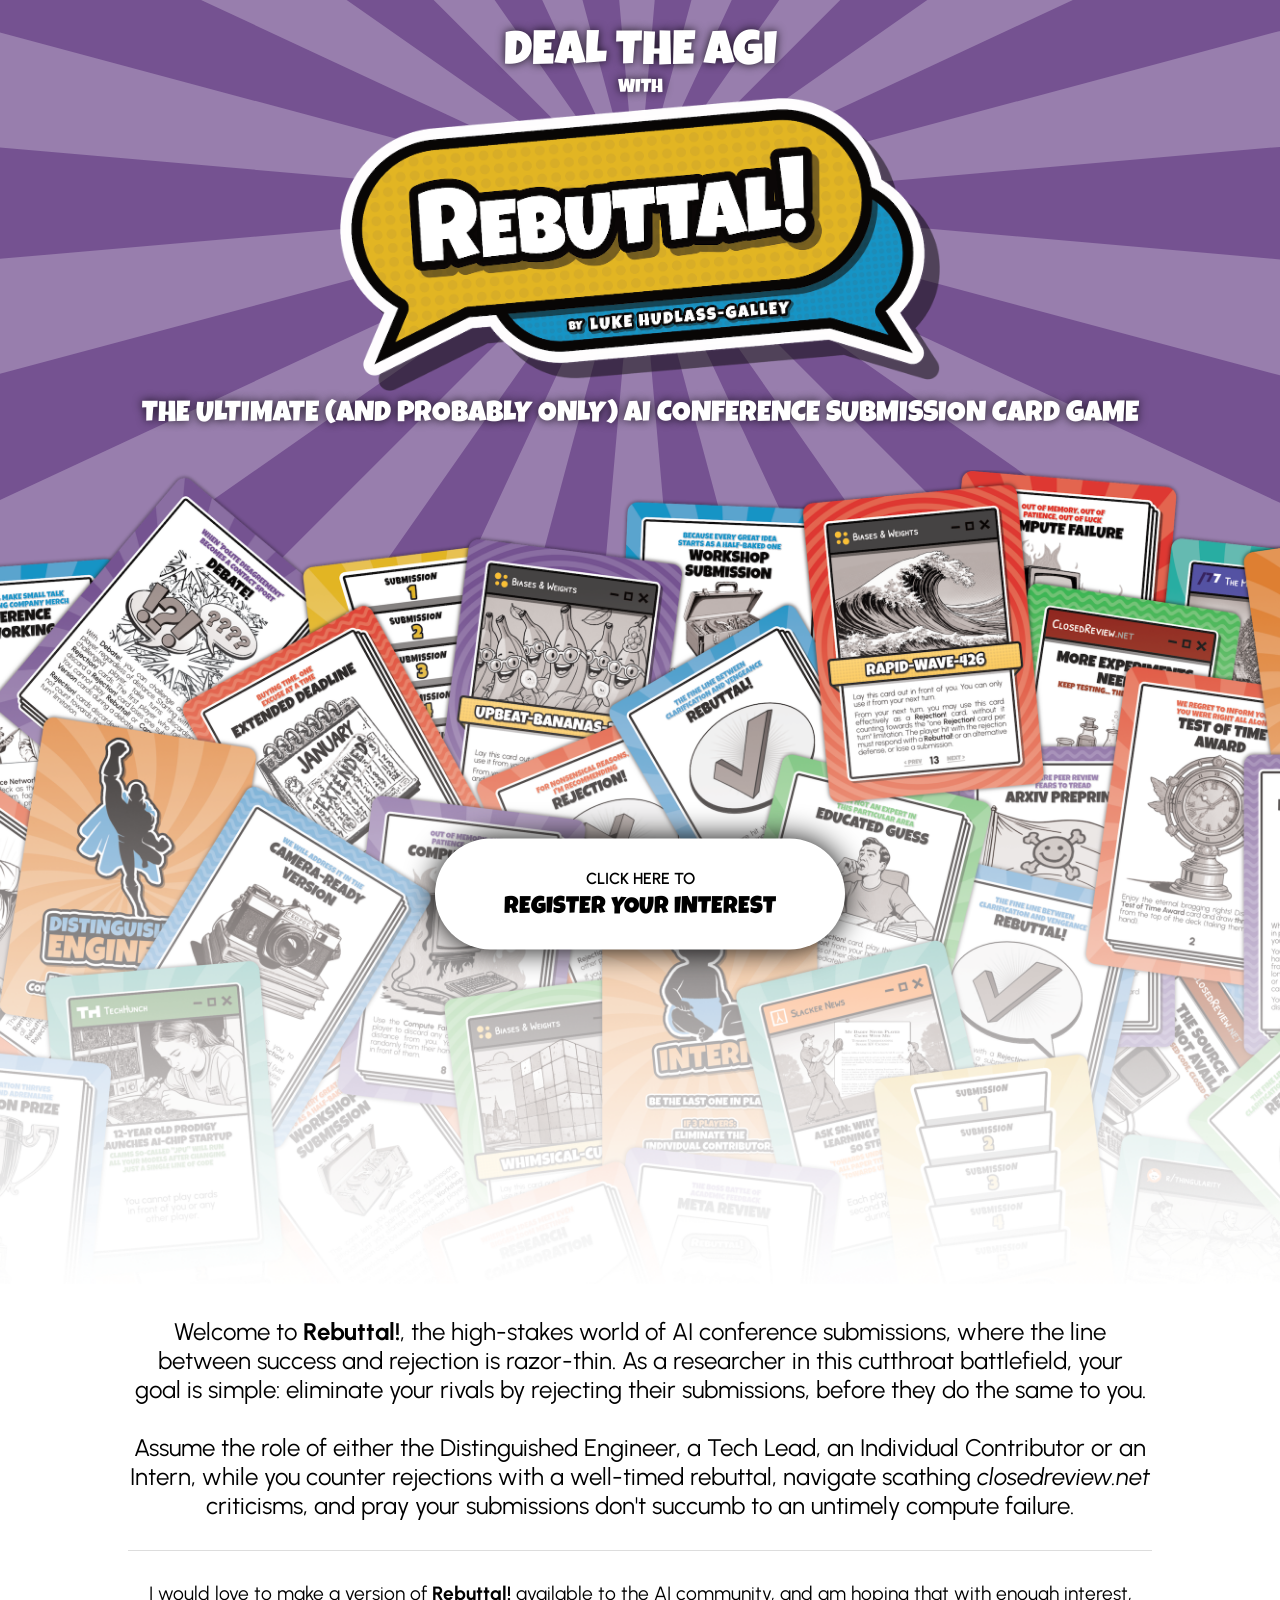
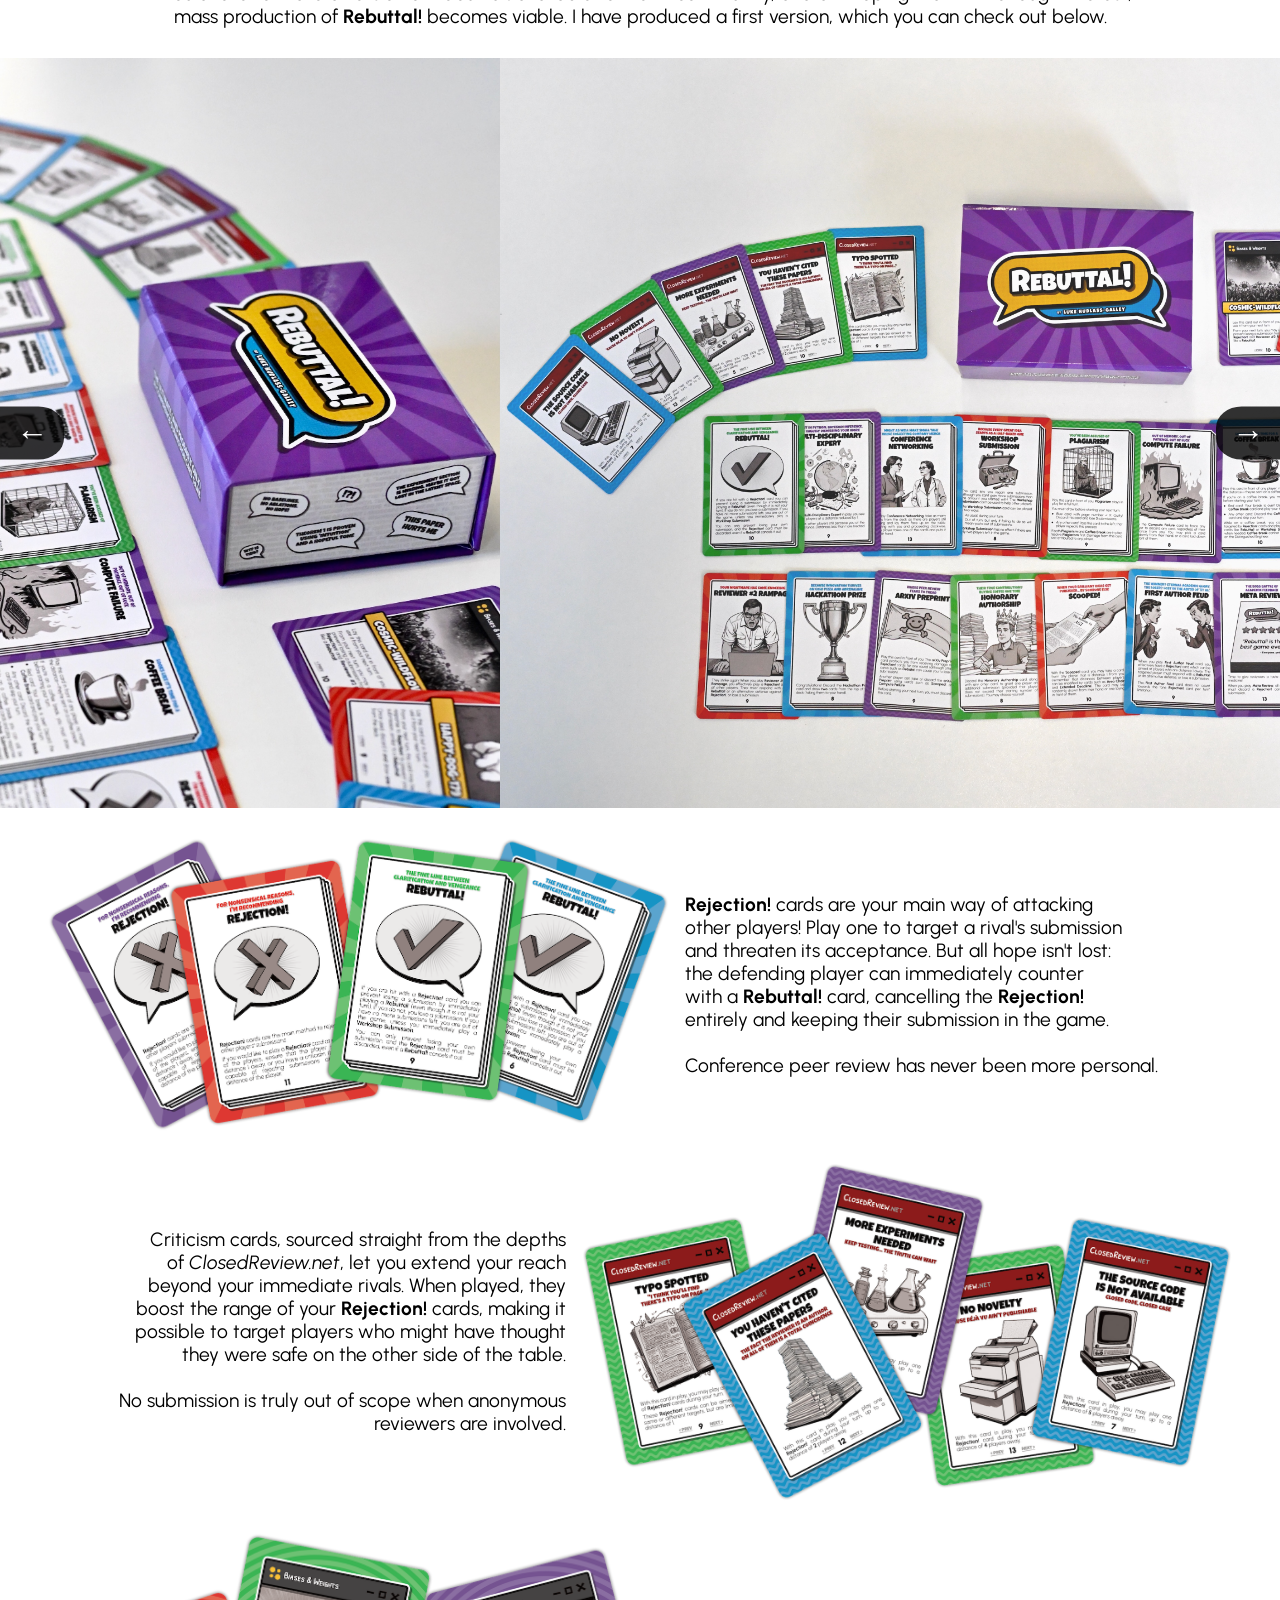
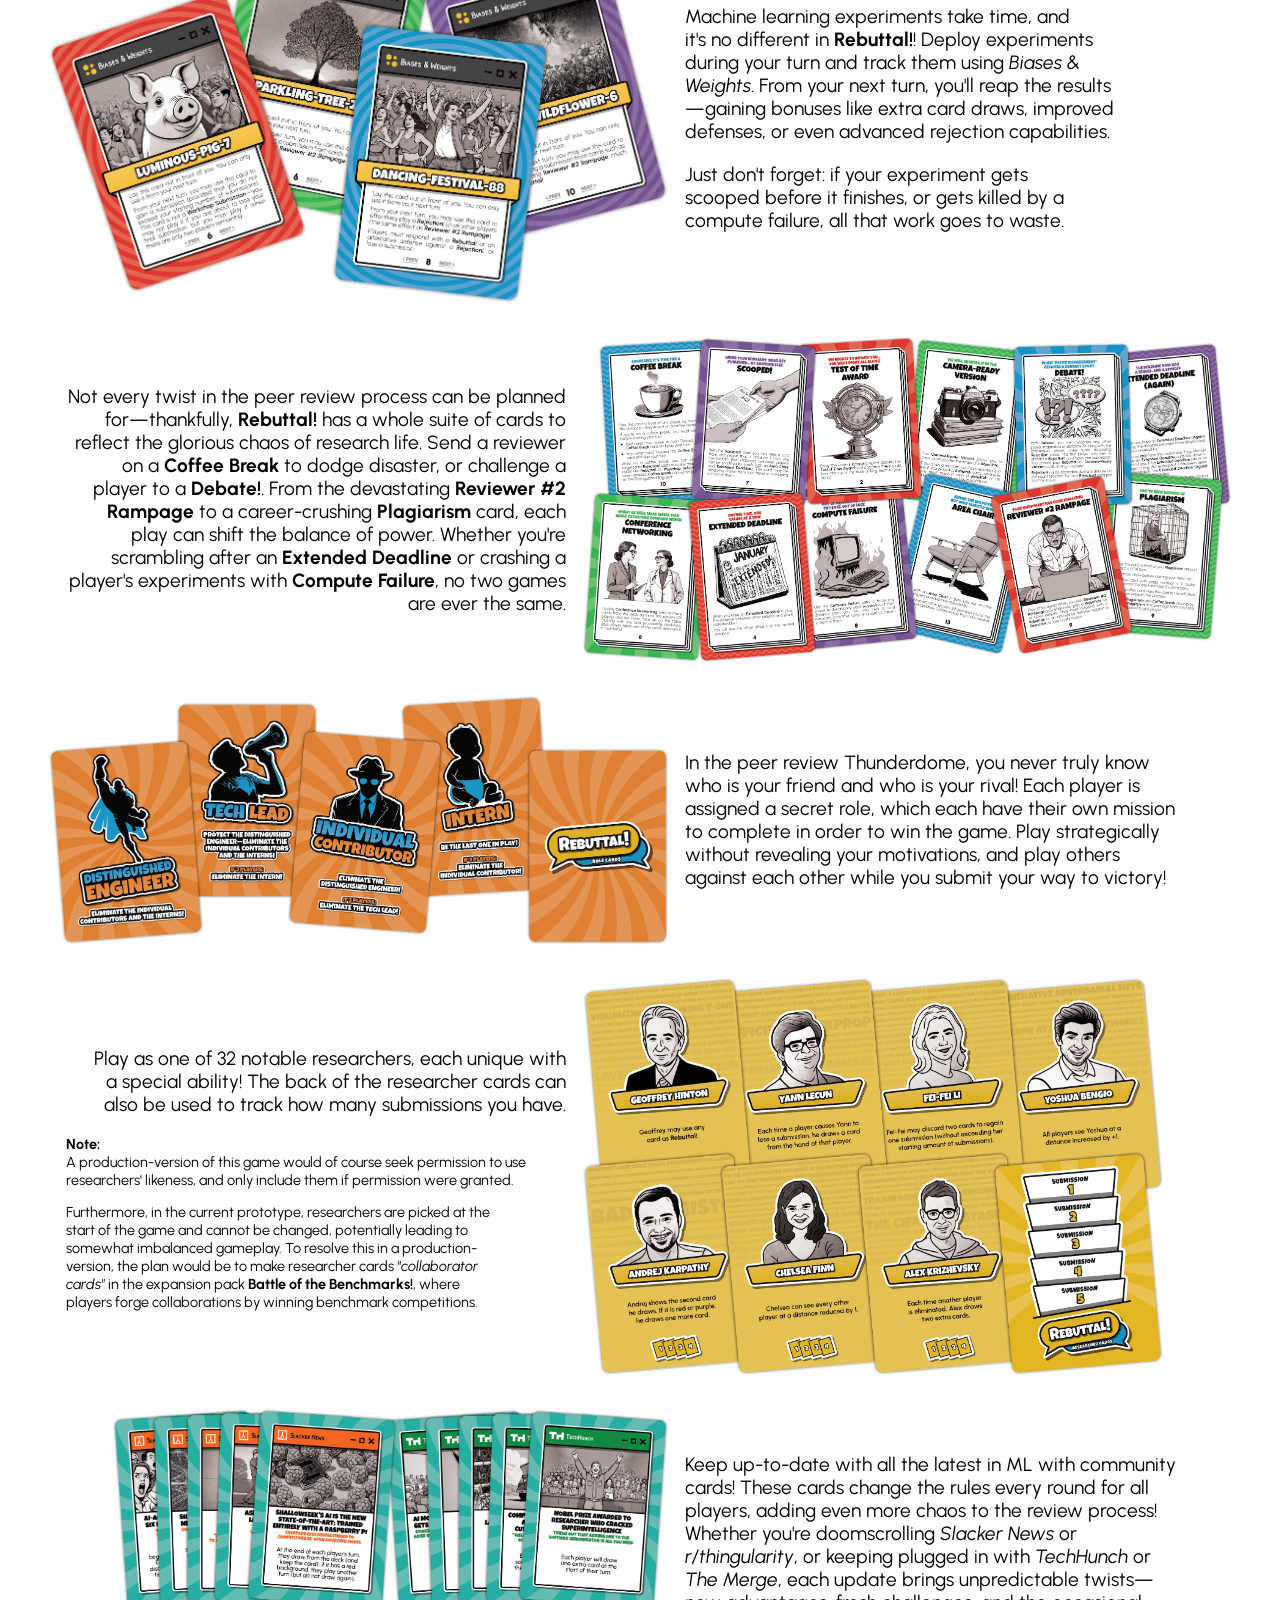
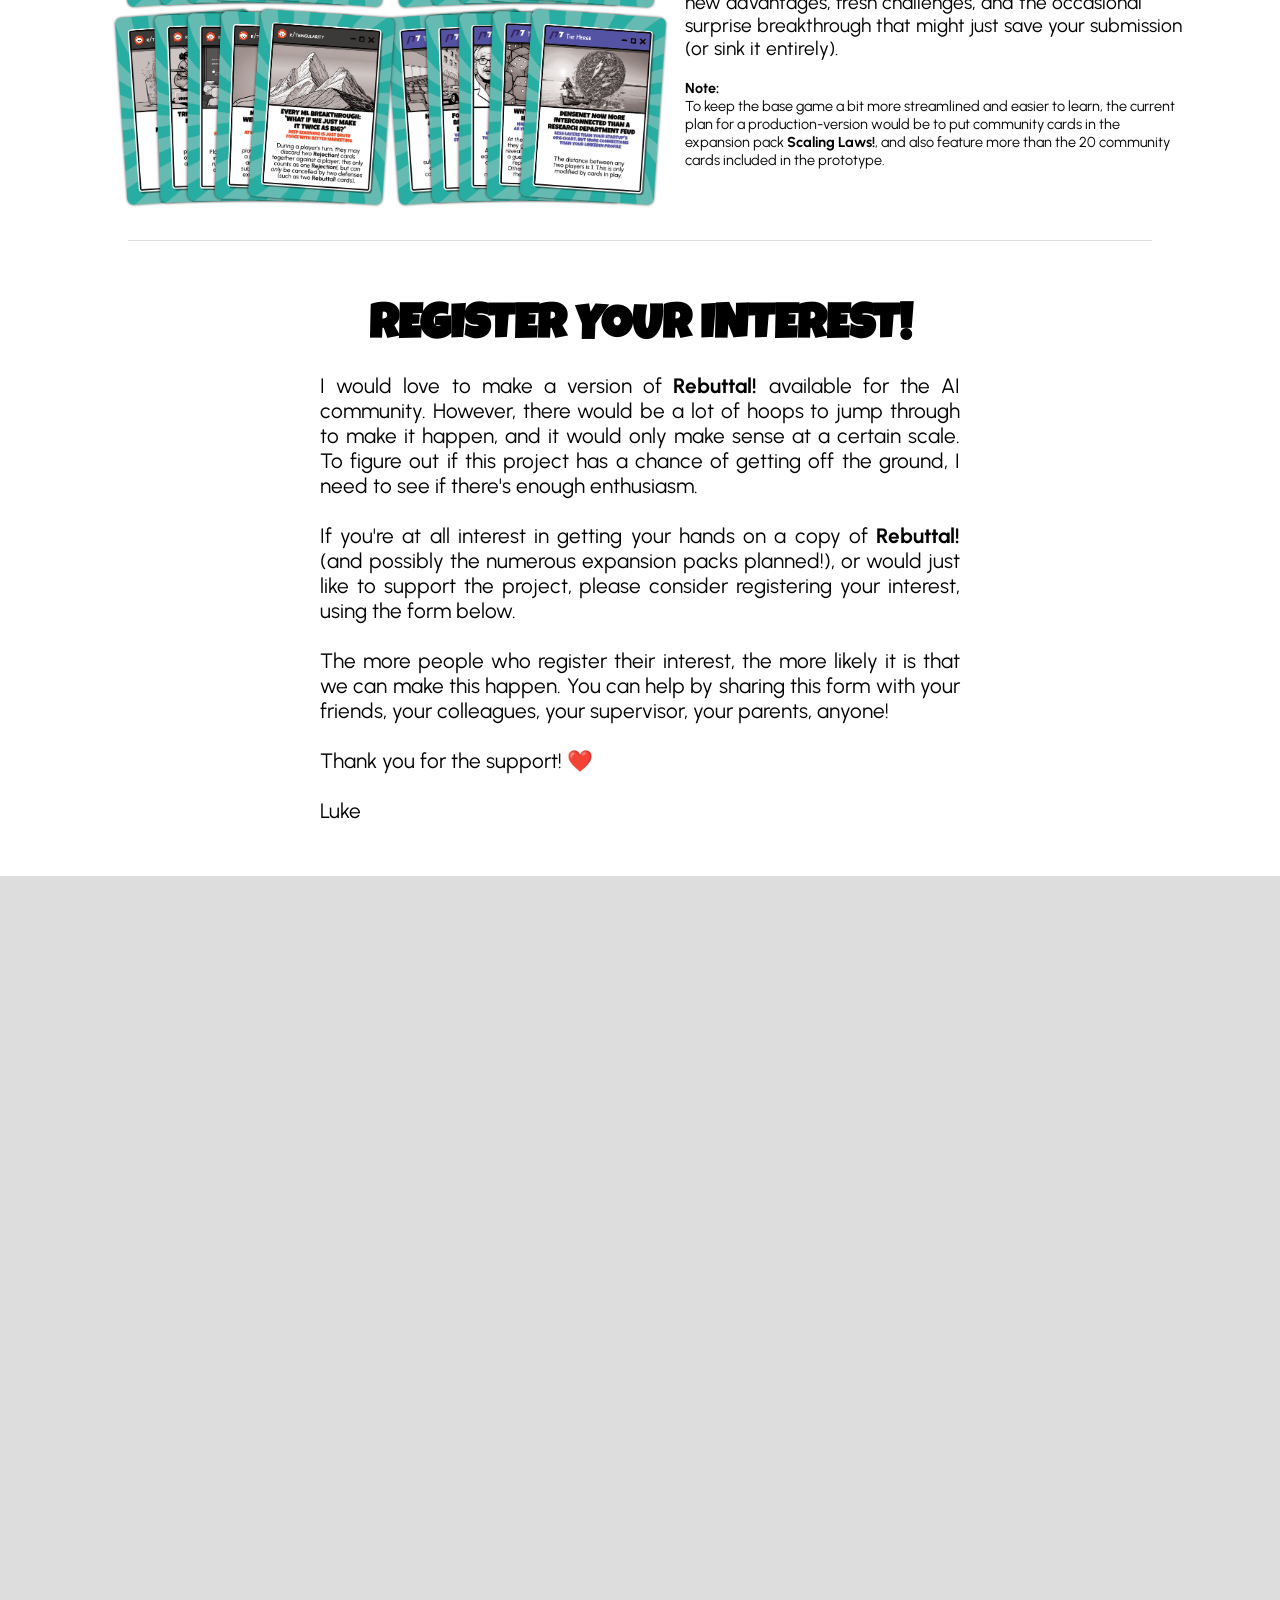
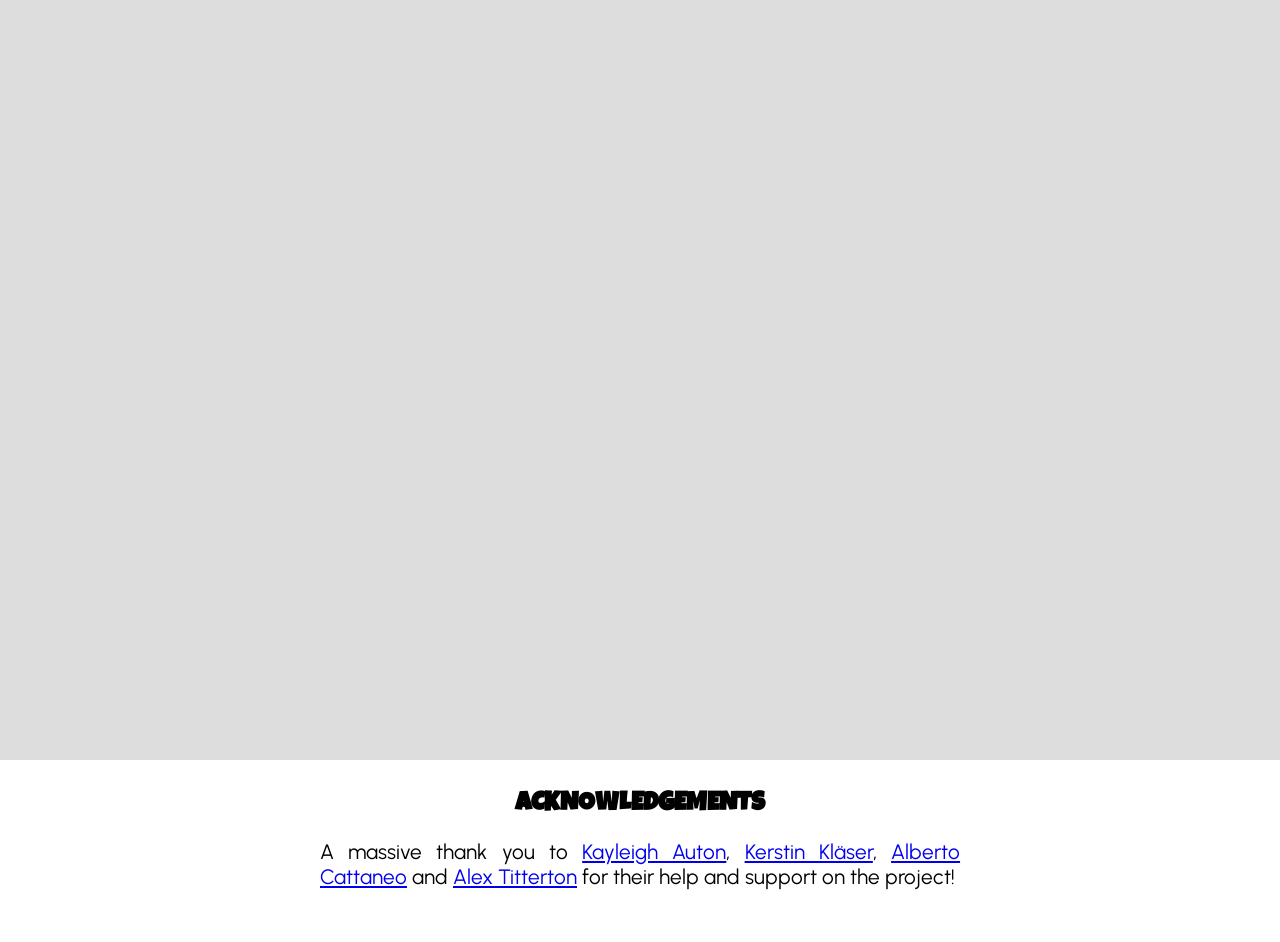
<file: index.html>
<!DOCTYPE html>
<html lang="en">
<head>
    <meta charset="UTF-8">
    <meta name="viewport" content="width=device-width, initial-scale=1">
    <title>Rebuttal! The AI Conference Submission Card Game</title>
    <!-- <link href="https://fonts.googleapis.com/css2?family=Luckiest+Guy&family=Urbanist:wght@400;700&display=swap" rel="stylesheet"> -->
    <link rel="icon" type="image/x-icon" href="assets/images/favicon-192x192.png">
    <link rel="preconnect" href="https://fonts.googleapis.com">
    <link rel="preconnect" href="https://fonts.gstatic.com" crossorigin>
    <link href="https://fonts.googleapis.com/css2?family=Luckiest+Guy&family=Urbanist:ital,wght@0,100..900;1,100..900&display=swap" rel="stylesheet">
    <link rel="stylesheet" href="assets/css/styles.css">
</head>
<body>

    <div class="logo-container">
        <div class="background-pattern">
            <div class="header-text-upper">
                DEAL THE AGI
                <div class="header-text-with">
                    WITH
                </div>
            </div>
            <img
                src="assets/images/rebuttal-logo.png"
                alt="Site Logo"
                class="logo"
            >
            <div class="header-text-lower">
                THE ULTIMATE (AND PROBABLY ONLY) AI
                CONFERENCE SUBMISSION CARD GAME
            </div>
        </div>

        <div class="register-interest-container">
            <img
                src="assets/images/thrown-cards-banner.png"
                alt="Thrown cards"
                class="cards-banner"
            >
            <a href="#register-your-interest" class="register-interest-link">
                <div class="register-interest-link-subtext">
                    CLICK HERE TO
                </div>
                REGISTER YOUR INTEREST
            </a>
        </div>
    </div>

    <p class="rebuttal-summary-text">
        Welcome to <b>Rebuttal!</b>, the high-stakes world
        of AI conference submissions, where the line between
        success and rejection is razor-thin. As a researcher
        in this cutthroat battlefield, your goal is simple:
        eliminate your rivals by rejecting their submissions,
        before they do the same to you.<br/><br/>
    </p>
    <p class="rebuttal-summary-text">
        Assume the role of either the Distinguished Engineer,
        a Tech Lead, an Individual Contributor or an Intern,
        while you  counter rejections with a well-timed
        rebuttal, navigate scathing <i>closedreview.net</i>
        criticisms, and pray your submissions don't succumb
        to an untimely compute failure.
    </p>
    <hr/>
    <div class="normal-text">
        I would love to make a version of <b>Rebuttal!</b>
        available to the AI community, and am hoping that
        with enough interest, mass production of <b>Rebuttal!</b>
        becomes viable. I have produced a first version, 
        which you can check out below.
    </div>

    <div class="gallery-wrapper">
        <button class="arrow left" onclick="scrollGallery(-1)">&#8592;</button>
        <div class="gallery" id="gallery">
            <img src="assets/images/gallery/1.jpeg" alt="1">
            <img src="assets/images/gallery/2.jpeg" alt="2">
            <img src="assets/images/gallery/3.jpeg" alt="3">
            <img src="assets/images/gallery/4.jpeg" alt="4">
            <img src="assets/images/gallery/5.jpeg" alt="5">
            <img src="assets/images/gallery/6.jpeg" alt="6">
            <img src="assets/images/gallery/7.jpeg" alt="7">
            <img src="assets/images/gallery/8.jpeg" alt="8">
        </div>
        <button class="arrow right" onclick="scrollGallery(1)">&#8594;</button>
    </div>

    <div class="card-list">
        <div class="card-container-left">
            <div class="card-image-wrapper-left">
                <img 
                    src="assets/images/cards/rejection-rebuttal.png"
                    alt="Rejection! and Rebuttal! cards"
                />
            </div>
            <div class="card-text-wrapper-left">
                <div class="card-text-content-left">
                    <p>
                        <b>Rejection!</b> cards are your main way of attacking
                        other players! Play one to target a rival's submission
                        and threaten its acceptance. But all hope isn't lost:
                        the defending player can immediately counter with a
                        <b>Rebuttal!</b> card, cancelling the <b>Rejection!</b>
                        entirely and keeping their submission in the game.<br><br>
                        Conference peer review has never been more personal.
                    </p>
                </div>
            </div>
        </div>

        <div class="card-container-right">
            <div class="card-text-wrapper-right">
                <div class="card-text-content-right">
                    <p>
                        Criticism cards, sourced straight from the depths of
                        <i>ClosedReview.net</i>, let you extend your reach 
                        beyond your immediate rivals. When played, they 
                        boost the range of your <b>Rejection!</b> cards,
                        making it possible to target players who might have
                        thought they were safe on the other side of the
                        table. <br><br>No submission is truly out of scope
                        when anonymous reviewers are involved.
                    </p>
                </div>
            </div>
            <div class="card-image-wrapper-right">
                <img 
                    src="assets/images/cards/criticism-cards.png"
                    alt="Criticism cards"
                />
            </div>
        </div>

        <div class="card-container-left">
            <div class="card-image-wrapper-left">
                <img 
                    src="assets/images/cards/biases-and-weights-cards.png"
                    alt="Biases and Weights cards"
                />
            </div>
            <div class="card-text-wrapper-left">
                <div class="card-text-content-left">
                    <p>
                        Machine learning experiments take time, and it's no
                        different in <b>Rebuttal!</b>! Deploy experiments during
                        your turn and track them using <i>Biases & Weights</i>. From
                        your next turn, you'll reap the results—gaining bonuses like
                        extra card draws, improved defenses, or even advanced rejection
                        capabilities.
                    </p>
                    <p></p>
                        Just don't forget: if your experiment gets scooped before
                        it finishes, or gets killed by a compute failure, all that
                        work goes to waste.
                    </p>
                </div>
            </div>
        </div>

        <div class="card-container-right">
            <div class="card-text-wrapper-right">
                <div class="card-text-content-right">
                    <p>
                        Not every twist in the peer review process can be planned
                        for—thankfully, <b>Rebuttal!</b> has a whole suite of cards to
                        reflect the glorious chaos of research life. Send a reviewer
                        on a <b>Coffee Break</b> to dodge disaster, or challenge a
                        player to a <b>Debate!</b>. From the devastating <b>Reviewer 
                        #2 Rampage</b> to a career-crushing <b>Plagiarism</b> card,
                        each play can shift the balance of power. Whether you're
                        scrambling after an <b>Extended Deadline</b> or crashing
                        a player's experiments with <b>Compute Failure</b>, no two
                        games are ever the same.
                    </p>
                </div>
            </div>
            <div class="card-image-wrapper-right">
                <img 
                    src="assets/images/cards/playing-cards.png"
                    alt="Criticism cards"
                />
            </div>
        </div>

        <div class="card-container-left">
            <div class="card-image-wrapper-left">
                <img 
                    src="assets/images/cards/role-cards.png"
                    alt="Role cards"
                />
            </div>
            <div class="card-text-wrapper-left">
                <div class="card-text-content-left">
                    <p>
                        In the peer review Thunderdome, you never truly know
                        who is your friend and who is your rival! Each player
                        is assigned a secret role, which each have their own
                        mission to complete in order to win the game. Play
                        strategically without revealing your motivations, and
                        play others against each other while you submit your
                        way to victory!
                    </p>
                </div>
            </div>
        </div>

        <div class="card-container-right">
            <div class="card-text-wrapper-right">
                <div class="card-text-content-right">
                    <p>
                        Play as one of 32 notable researchers, each unique
                        with a special ability! The back of the researcher
                        cards can also be used to track how many submissions
                        you have.
                    </p>

                    <p class="card-note">
                        <b>Note:</b><br>
                        A production-version of this game would of course
                        seek permission to use researchers' likeness, and only include them if permission were granted. 
                    </p>
                    <p class="card-note">
                        Furthermore, in the current prototype,
                        researchers are picked at the start of the game and
                        cannot be changed, potentially leading to somewhat imbalanced
                        gameplay. To resolve this in a production-version, the
                        plan would be to make researcher cards <i>"collaborator cards"</i>
                        in the expansion pack <b>Battle of the Benchmarks!</b>,
                        where players forge collaborations by winning benchmark
                        competitions.
                    </p>
                </div>
            </div>
            <div class="card-image-wrapper-right">
                <img 
                    src="assets/images/cards/researcher-cards.png"
                    alt="Researcher cards"
                />
            </div>
        </div>


        <div class="card-container-left">
            <div class="card-image-wrapper-left">
                <img 
                    src="assets/images/cards/community-cards.png"
                    alt="Community cards"
                />
            </div>
            <div class="card-text-wrapper-left">
                <div class="card-text-content-left">
                    <p>
                        Keep up-to-date with all the latest in ML with
                        community cards! These cards change the rules
                        every round for all players, adding even more
                        chaos to the review process! Whether you're
                        doomscrolling <i>Slacker News</i> or
                        <i>r/thingularity</i>, or keeping plugged in with
                        <i>TechHunch</i> or <i>The Merge</i>, each
                        update brings unpredictable twists—new advantages,
                        fresh challenges, and the occasional surprise
                        breakthrough that might just save your submission
                        (or sink it entirely).
                    </p>

                    <p class="card-note">
                        <b>Note:</b><br>
                        To keep the base game a bit more streamlined and
                        easier to learn, the current plan for a
                        production-version would be to put community cards
                        in the expansion pack <b>Scaling Laws!</b>, and also
                        feature more than the 20 community cards included in
                        the prototype.
                    </p>
                </div>
            </div>
        </div>

    </div>

    <hr>
    <h3 id="register-your-interest">REGISTER YOUR INTEREST!</h3>
    <div class="register-interest-body-container ">
        <p class="register-interest-body">
            I would love to make a version of <b>Rebuttal!</b>
            available for the AI community. However, there would be
            a lot of hoops to jump through to make it happen, and it
            would only make sense at a certain scale. To figure out
            if this project has a chance of getting off the ground,
            I need to see if there's enough enthusiasm.<br><br>
            If you're at all interest in getting your
            hands on a copy of <b>Rebuttal!</b> (and possibly the
            numerous expansion packs planned!), or would just like
            to support the project, please consider registering your
            interest, using the form below.<br><br>
            The more people who register their interest, the more
            likely it is that we can make this happen. You can help
            by sharing this form with your friends, your colleagues,
            your supervisor, your parents, anyone!<br><br>
            Thank you for the support! ❤️<br><br>
            Luke<br>
        </p>
    </div>

    <div class="form-container">
        <div class="form-subcontainer">
            <iframe
                src="https://docs.google.com/forms/d/e/1FAIpQLSfgarsmwuo5mhJZkKTXcTd6zVa_wWyo6cHK6t4rBRIG-7jOFg/viewform?embedded=true" 
                width="100%" 
                height="1430"
                frameborder="10"
                marginheight="0"
                marginwidth="0"
            ></iframe>
        </div>
    </div>

    <h4>ACKNOWLEDGEMENTS</h3>
    <div class="register-interest-body-container ">
        <p class="register-interest-body">
            A massive thank you to
            <a href="https://www.linkedin.com/in/kayauton/">Kayleigh Auton</a>,
            <a href="https://www.linkedin.com/in/kerstin-klaeser-phd/">Kerstin Kläser</a>,
            <a href="https://www.linkedin.com/in/albertocattaneo91/">Alberto Cattaneo</a> and
            <a href="https://www.linkedin.com/in/alexandertitterton/">Alex Titterton</a>
            for their help and support on the project!
        </p>
    </div>

    <script>
        function scrollGallery(direction) {
            const gallery = document.getElementById('gallery');
            const scrollAmount = gallery.clientWidth;
            gallery.scrollBy({ left: direction * scrollAmount, behavior: 'smooth' });
        }
    </script>
</body>
</html>
</file>
<file: assets/css/styles.css>
@import url(http://fonts.googleapis.com/css?family=Open+Sans+Condensed:300);

html {
    scroll-behavior: smooth;
}
  
body {
    font-family: 'Urbanist', sans-serif;
    margin: 0;
    text-align: center;
}

.logo-container {
    background-color: #755291;
    display: flex;
    flex-direction: column;
    /* justify-content: center; */
    /* align-items: center; */
    width: 100%;
    text-align: center;
}

.background-pattern {
    /* height: 150%; */
    /* height: 500px; */
    width: 100%;
    /* position: absolute; */
    /* transform: translate(0, -160px); */
    z-index: 0;
    background-image: url('../svg/sunburst-pattern.svg');
    background-size: 5000%;
    background-repeat: no-repeat;
    /* background-position: center 20%; */
    background-position: 50% calc(50% - 100px);
}

.header-text-upper {
    color: #fff;
    font-family: 'Luckiest Guy', sans-serif;
    /* font-weight: bold; */
    font-size: 3rem;
    padding: 10px 0 0 0;
    margin-top: 20px;
    text-shadow: 0 0 10px #000000cf;
}
.header-text-with {
    font-size: 1.2rem;
}
.header-text-lower {
    color: #fff;
    font-family: 'Luckiest Guy', sans-serif;
    font-size: 1.8rem;
    padding: 10px 0 20px 0;
    margin: 0 50px 170px 50px;
    text-shadow: 0 0 10px #000000cf;
    text-wrap: balance;
}

.logo {
    width: 90%;
    max-width: 600px;
    height: auto;
    /* margin: 20px 0; */
    display: block;
    margin-left: auto;
    margin-right: auto;
    overflow: hidden;
    justify-content: center;
    align-items: center;
    z-index: 2;
}

.register-interest-container {
    position: relative;
    width: 100%;
    margin-top: -150px;
    overflow: hidden;
    display: inline-block;
    display: flex;
    flex-direction: column;
    justify-content: center;
    align-items: center;
    text-align: center;
}

.cards-banner {
    display: block;
    width: 100%;
    min-width: 2000px;
    margin: 0 0 -10px 0;
    padding: 0;
    min-height: 20%;
}

.register-interest-link {
    position: absolute;
    top: 50%;
    left: 50%;
    transform: translate(-50%, -50%);
    color: #000;
    font-size: 1.5rem;
    text-decoration: none;
    background-color: #fff;
    padding: 30px;
    min-width: 350px;
    justify-content: center;
    align-items: center;
    border-radius: 100px;
    font-family: 'Luckiest Guy', sans-serif;
    box-shadow: 0 0 30px #000000;
  }
  .register-interest-link-subtext {
    font-family: 'Urbanist', sans-serif;
    font-size: 1rem;
    margin-bottom: 0.5em;
    font-weight: 600;
  }

  .register-interest-link:hover {
    background-color: #efefef;
    /* color: #e2b523; */
    color: #222222;
  }
  .register-interest-link-subtext:hover {
    /* color: #e2b523; */
    color: #222222;
  }


  .form-container {
    width: 100%;
    /* background-color: red; */
    /* max-width: 400px; */
    justify-content: center;
    align-items: center;
    background-color: #ddd;
  }
  .form-subcontainer {
    /* max-width: 400px; */
    width: 100%;
    /* height: 1000px; */
    /* background-color: green; */
    justify-content: center;
    align-items: center;
    margin-left: auto;
    margin-right: auto;
    padding-bottom: 50px;
  }
  .form-subcontainer iframe {
    /* width: 600px; */
    /* width: 100%; */
    border: none;
  }


  .rebuttal-summary-text {
    margin: 0 10%;
    text-wrap: balance;
    font-size: 1.5rem;
  }


hr {
    display: block;
    height: 1px;
    border: 0;
    border-top: 1px solid #ddd;
    margin: 30px 10%;
    padding: 0;
  }

.normal-text {
    margin: 0 10%;
    text-wrap: balance;
    font-size: 1.2rem;
  }


.gallery-wrapper {
    margin: 30px 0;
    position: relative;
    width: 100%;
    overflow: hidden;
  }

  .gallery {
    display: flex;
    overflow-x: auto;
    scroll-behavior: smooth;
    scrollbar-width: none;
  }

  .gallery::-webkit-scrollbar {
    display: none;
  }

  .gallery img {
    height: 100%;
    max-height: 750px;
    flex-shrink: 0;
  }

  .arrow {
    position: absolute;
    top: 50%;
    transform: translateY(-50%);
    background: rgba(0, 0, 0, 0.8);
    border: none;
    color: white;
    font-size: 2rem;
    cursor: pointer;
    padding: 0.5rem 1rem;
    z-index: 10;
  }

.arrow.left {
    left: 0;
    border-top-right-radius: 40%;
    border-bottom-right-radius: 40%;
  }

.arrow.right {
    right: 0;
    border-top-left-radius: 40%;
    border-bottom-left-radius: 40%;
  }


.card-list {
    display: block;
}

.card-container-left {
    display: flex;
    flex-wrap: wrap;
    align-items: center;
    font-size: 0;
    margin: 0 3rem 2rem 3rem;
}
  
.card-image-wrapper-left {
    flex: 1 1 50%;
    display: flex;
    justify-content: flex-end;
}
  
.card-image-wrapper-left img {
    max-width: 100%;
    height: auto;
    max-height: 400px;
    object-fit: contain;
}
  
.card-text-wrapper-left {
    flex: 2 1 40%;
    display: flex;
    justify-content: flex-start;
    text-align: left;
    text-wrap: balance;
    padding: 0 1rem;
    font-size: 1rem;
}

.card-text-content-left {
    max-width: 500px;
    text-wrap: balance;
    /* text-align: justify; */
    font-size: 1.2rem;
}

.card-container-right {
    display: flex;
    flex-wrap: wrap;
    align-items: center;
    font-size: 0;
    margin: 0 3rem 2rem 3rem;
}

.card-image-wrapper-right {
    flex: 2 1 50%;
    display: flex;
    justify-content: flex-start;
}
  
.card-image-wrapper-right img {
    max-width: 100%;
    height: auto;
    max-height: 400px;
    object-fit: contain;
}
  
.card-text-wrapper-right {
    flex: 1 1 40%;
    display: flex;
    justify-content: flex-end;
    text-align: right;
    text-wrap: balance;
    padding: 0 1rem;
    font-size: 1rem;
}

.card-text-content-right {
    max-width: 500px;
    text-wrap: balance;
    font-size: 1.2rem;
}
  
@media (max-width: 1024px) {
    .card-container-left {
        flex-direction: column;
    }

    .card-image-wrapper-left {
        justify-content: center;
    }

    .card-image-wrapper-left img {
        max-height: 300px;
    }
    
    .card-text-wrapper-left {
        text-align: center;
    }

    .card-container-right {
        flex-direction: column-reverse;
    }

    .card-image-wrapper-right {
        justify-content: center;
    }

    .card-image-wrapper-right img {
        max-height: 300px;
    }
    
    .card-text-wrapper-right {
        text-align: center;
    }
    
}


.card-note {
    font-size: 0.9rem;
    text-align: left;
}


h3 {
    padding: 2rem 0 0 0;
    margin: 0;
    font-family: 'Luckiest Guy', sans-serif;
    font-size: 3rem;
}

h4 {
    padding: 2rem 0 0 0;
    margin: 0;
    font-family: 'Luckiest Guy', sans-serif;
    font-size: 1.6rem;
}

.register-interest-body-container {
    width: 100%;
    align-items: center;
    justify-content: center;
    position: relative;
    display: flex;
    margin: 0;
    padding: 0;
    margin-bottom: 2rem;
}
.register-interest-body {
    width: 50%;
    min-width: 384px;
    align-items: center;
    text-align: justify;
    font-size: 1.3rem;
}
</file>
